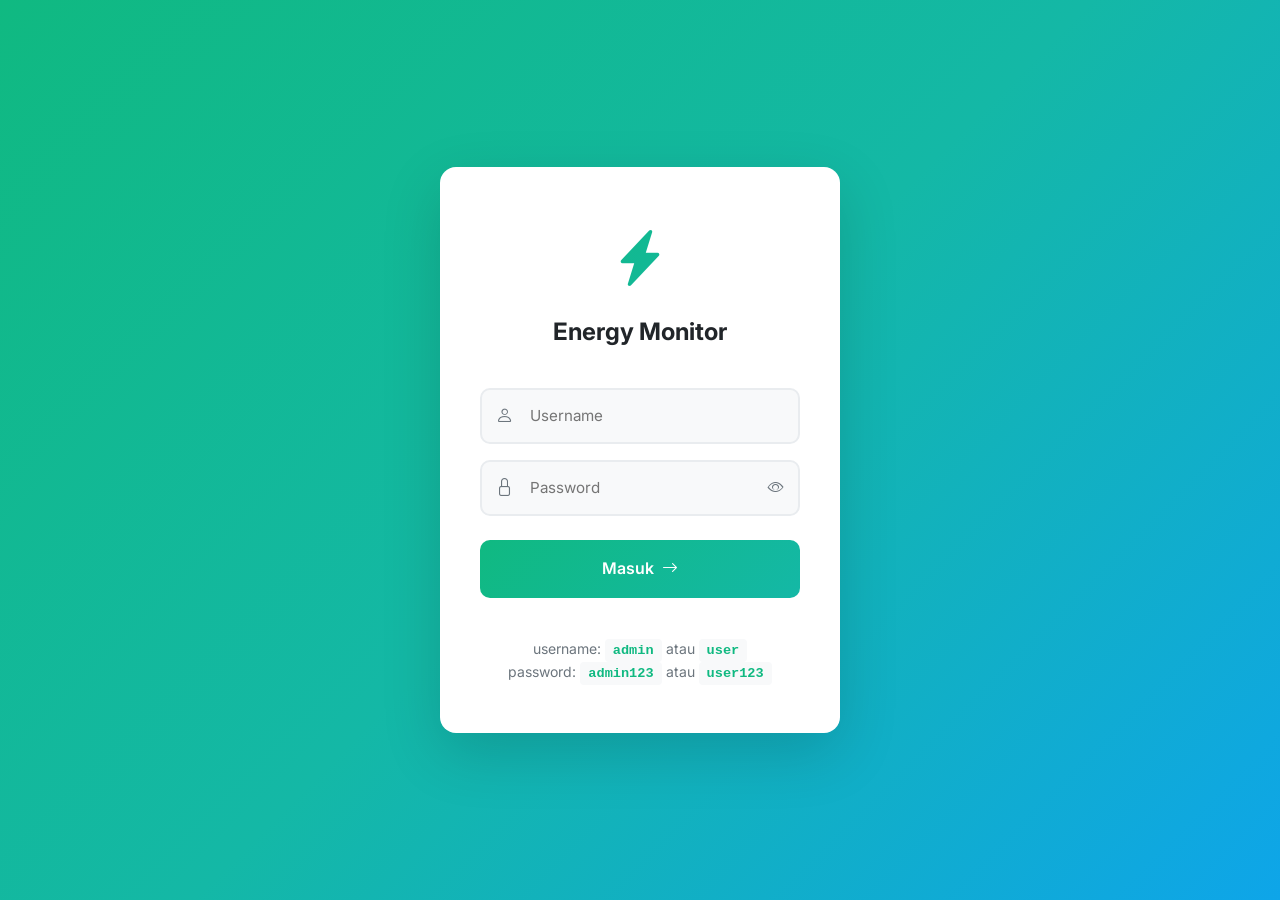
<file: index.html>
<!DOCTYPE html>
<html lang="en">
  <head>
    <meta charset="UTF-8" />
    <meta name="viewport" content="width=device-width, initial-scale=1.0" />
    <title>Login - Energy Monitor</title>
    <link
      href="https://cdn.jsdelivr.net/npm/bootstrap@5.3.3/dist/css/bootstrap.min.css"
      rel="stylesheet" />
    <link
      rel="stylesheet"
      href="https://cdn.jsdelivr.net/npm/bootstrap-icons@1.11.3/font/bootstrap-icons.css" />
    <link rel="preconnect" href="https://fonts.googleapis.com" />
    <link rel="preconnect" href="https://fonts.gstatic.com" crossorigin />
    <link
      href="https://fonts.googleapis.com/css2?family=Inter:wght@300;400;500;600;700&display=swap"
      rel="stylesheet" />
    <link href="https://unpkg.com/aos@2.3.1/dist/aos.css" rel="stylesheet" />
    <link rel="stylesheet" href="css/styles.css" />
  </head>
  <body class="login-page-minimal">
    <div class="login-container-minimal">
      <div class="login-box-minimal" data-aos="fade-up">
        <div class="login-brand-minimal">
          <i class="bi bi-lightning-charge-fill"></i>
          <h1>Energy Monitor</h1>
        </div>
        <form id="loginForm" class="login-form-minimal">
          <div class="input-group-minimal">
            <i class="bi bi-person"></i>
            <input
              type="text"
              id="username"
              placeholder="Username"
              required
              autocomplete="username" />
          </div>
          <div class="input-group-minimal">
            <i class="bi bi-lock"></i>
            <input
              type="password"
              id="password"
              placeholder="Password"
              required
              autocomplete="current-password" />
            <button type="button" class="password-eye" id="togglePassword">
              <i class="bi bi-eye"></i>
            </button>
          </div>
          <button type="submit" class="btn-login-minimal">
            Masuk
            <i class="bi bi-arrow-right ms-2"></i>
          </button>
          <div class="login-hint-minimal">
            username: <code>admin</code> atau <code>user</code><br />
            password: <code>admin123</code> atau <code>user123</code>
          </div>
        </form>
      </div>
    </div>
    <script src="https://cdn.jsdelivr.net/npm/bootstrap@5.3.3/dist/js/bootstrap.bundle.min.js"></script>
    <script src="https://unpkg.com/aos@2.3.1/dist/aos.js"></script>
    <script src="js/main.js"></script>
  </body>
</html>
</file>
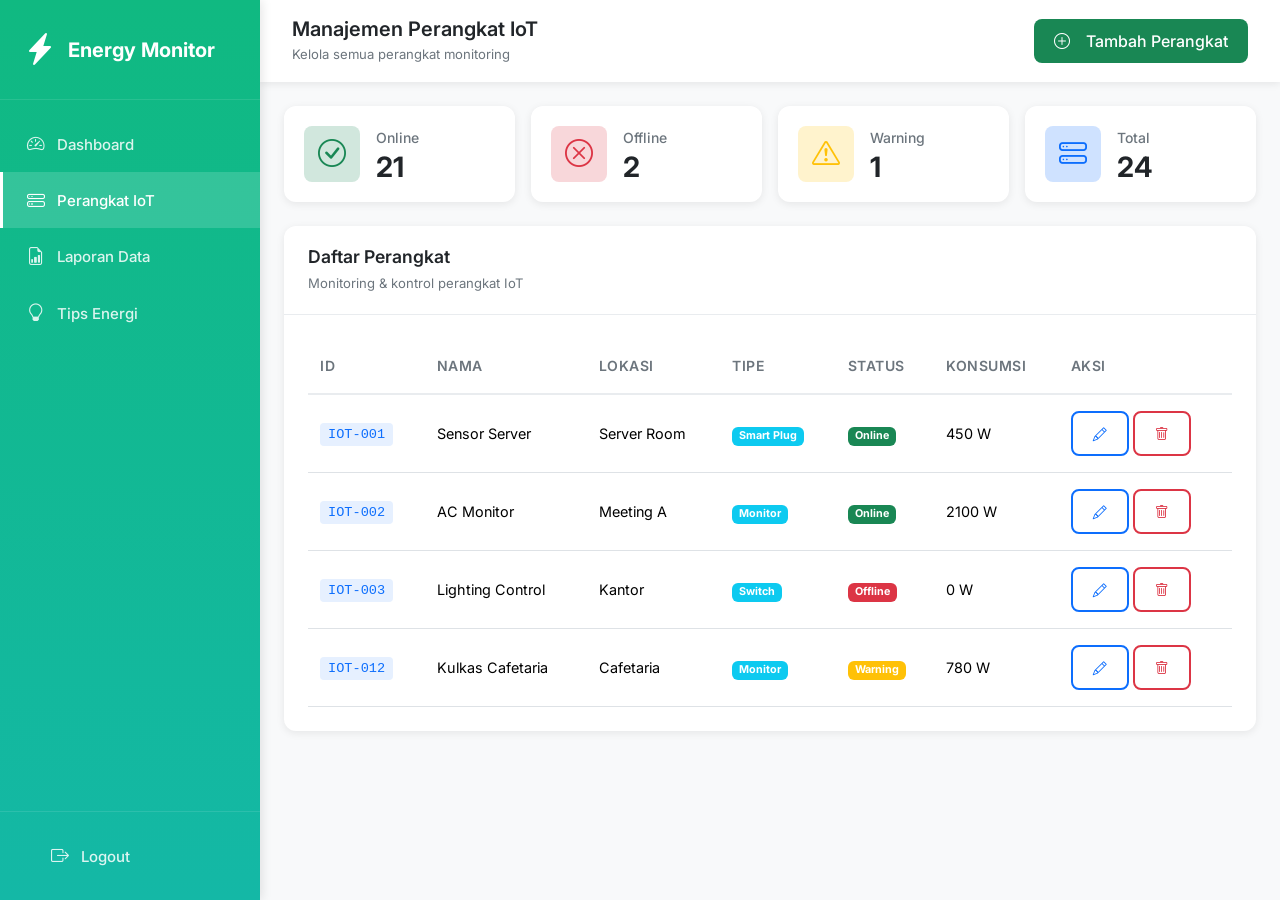
<file: admin/admin-perangkat.html>
<!DOCTYPE html>
<html lang="en">
  <head>
    <meta charset="UTF-8" />
    <meta name="viewport" content="width=device-width, initial-scale=1.0" />
    <title>Manajemen Perangkat - Energy Monitor</title>
    <link
      href="https://cdn.jsdelivr.net/npm/bootstrap@5.3.3/dist/css/bootstrap.min.css"
      rel="stylesheet" />
    <link
      rel="stylesheet"
      href="https://cdn.jsdelivr.net/npm/bootstrap-icons@1.11.3/font/bootstrap-icons.css" />
    <link rel="preconnect" href="https://fonts.googleapis.com" />
    <link rel="preconnect" href="https://fonts.gstatic.com" crossorigin />
    <link
      href="https://fonts.googleapis.com/css2?family=Inter:wght@300;400;500;600;700&display=swap"
      rel="stylesheet" />
    <link
      rel="stylesheet"
      href="https://cdn.datatables.net/1.13.6/css/dataTables.bootstrap5.min.css" />
    <link href="https://unpkg.com/aos@2.3.1/dist/aos.css" rel="stylesheet" />
    <link rel="stylesheet" href="../css/styles.css" />
  </head>
  <body class="admin-dashboard">
    <div class="admin-layout">
      <aside class="admin-sidebar">
        <div class="sidebar-header">
          <a href="dashboard-admin.html" class="sidebar-brand">
            <i class="bi bi-lightning-charge-fill"></i>
            <span>Energy Monitor</span>
          </a>
        </div>
        <nav class="sidebar-nav">
          <a href="dashboard-admin.html" class="sidebar-nav-item">
            <i class="bi bi-speedometer2"></i>Dashboard
          </a>
          <a href="admin-perangkat.html" class="sidebar-nav-item active">
            <i class="bi bi-hdd-stack"></i>Perangkat IoT
          </a>
          <a href="admin-laporan.html" class="sidebar-nav-item">
            <i class="bi bi-file-earmark-bar-graph"></i>Laporan Data
          </a>
          <a href="admin-tips.html" class="sidebar-nav-item">
            <i class="bi bi-lightbulb"></i>Tips Energi
          </a>
        </nav>
        <div class="sidebar-footer">
          <a href="../index.html" class="sidebar-nav-item">
            <i class="bi bi-box-arrow-right"></i>Logout
          </a>
        </div>
      </aside>

      <main class="admin-main-content">
        <div class="admin-topbar">
          <div>
            <h5 class="mb-0">Manajemen Perangkat IoT</h5>
            <small class="text-muted">Kelola semua perangkat monitoring</small>
          </div>
          <button
            class="btn btn-success"
            data-bs-toggle="modal"
            data-bs-target="#addDeviceModal">
            <i class="bi bi-plus-circle me-2"></i>Tambah Perangkat
          </button>
        </div>

        <div class="p-4">
          <div class="row g-3 mb-4">
            <div class="col-12 col-sm-6 col-md-3" data-aos="fade-up">
              <div class="stat-card-minimal">
                <div class="stat-icon-minimal bg-success-subtle">
                  <i class="bi bi-check-circle text-success"></i>
                </div>
                <div class="stat-content-minimal">
                  <p class="stat-label">Online</p>
                  <h3 class="stat-value">21</h3>
                </div>
              </div>
            </div>
            <div class="col-12 col-sm-6 col-md-3" data-aos="fade-up" data-aos-delay="100">
              <div class="stat-card-minimal">
                <div class="stat-icon-minimal bg-danger-subtle">
                  <i class="bi bi-x-circle text-danger"></i>
                </div>
                <div class="stat-content-minimal">
                  <p class="stat-label">Offline</p>
                  <h3 class="stat-value">2</h3>
                </div>
              </div>
            </div>
            <div class="col-12 col-sm-6 col-md-3" data-aos="fade-up" data-aos-delay="200">
              <div class="stat-card-minimal">
                <div class="stat-icon-minimal bg-warning-subtle">
                  <i class="bi bi-exclamation-triangle text-warning"></i>
                </div>
                <div class="stat-content-minimal">
                  <p class="stat-label">Warning</p>
                  <h3 class="stat-value">1</h3>
                </div>
              </div>
            </div>
            <div class="col-12 col-sm-6 col-md-3" data-aos="fade-up" data-aos-delay="300">
              <div class="stat-card-minimal">
                <div class="stat-icon-minimal bg-primary-subtle">
                  <i class="bi bi-hdd-stack text-primary"></i>
                </div>
                <div class="stat-content-minimal">
                  <p class="stat-label">Total</p>
                  <h3 class="stat-value">24</h3>
                </div>
              </div>
            </div>
          </div>

          <div class="card-minimal" data-aos="fade-up" data-aos-delay="400">
            <div class="card-minimal-header">
              <div>
                <h5 class="mb-1">Daftar Perangkat</h5>
                <p class="text-muted small mb-0">
                  Monitoring & kontrol perangkat IoT
                </p>
              </div>
            </div>
            <div class="card-minimal-body">
              <div class="table-responsive">
                <table id="devicesTable" class="table table-hover align-middle">
                <thead>
                  <tr>
                    <th>ID</th>
                    <th>Nama</th>
                    <th>Lokasi</th>
                    <th>Tipe</th>
                    <th>Status</th>
                    <th>Konsumsi</th>
                    <th>Aksi</th>
                  </tr>
                </thead>
                <tbody>
                  <tr>
                    <td><code>IOT-001</code></td>
                    <td>Sensor Server</td>
                    <td>Server Room</td>
                    <td><span class="badge bg-info">Smart Plug</span></td>
                    <td><span class="badge bg-success">Online</span></td>
                    <td>450 W</td>
                    <td>
                      <button
                        class="btn btn-sm btn-outline-primary"
                        title="Edit">
                        <i class="bi bi-pencil"></i>
                      </button>
                      <button
                        class="btn btn-sm btn-outline-danger"
                        title="Hapus">
                        <i class="bi bi-trash"></i>
                      </button>
                    </td>
                  </tr>
                  <tr>
                    <td><code>IOT-002</code></td>
                    <td>AC Monitor</td>
                    <td>Meeting A</td>
                    <td><span class="badge bg-info">Monitor</span></td>
                    <td><span class="badge bg-success">Online</span></td>
                    <td>2100 W</td>
                    <td>
                      <button class="btn btn-sm btn-outline-primary">
                        <i class="bi bi-pencil"></i>
                      </button>
                      <button class="btn btn-sm btn-outline-danger">
                        <i class="bi bi-trash"></i>
                      </button>
                    </td>
                  </tr>
                  <tr>
                    <td><code>IOT-003</code></td>
                    <td>Lighting Control</td>
                    <td>Kantor</td>
                    <td><span class="badge bg-info">Switch</span></td>
                    <td><span class="badge bg-danger">Offline</span></td>
                    <td>0 W</td>
                    <td>
                      <button class="btn btn-sm btn-outline-primary">
                        <i class="bi bi-pencil"></i>
                      </button>
                      <button class="btn btn-sm btn-outline-danger">
                        <i class="bi bi-trash"></i>
                      </button>
                    </td>
                  </tr>
                  <tr>
                    <td><code>IOT-012</code></td>
                    <td>Kulkas Cafetaria</td>
                    <td>Cafetaria</td>
                    <td><span class="badge bg-info">Monitor</span></td>
                    <td><span class="badge bg-warning">Warning</span></td>
                    <td>780 W</td>
                    <td>
                      <button class="btn btn-sm btn-outline-primary">
                        <i class="bi bi-pencil"></i>
                      </button>
                      <button class="btn btn-sm btn-outline-danger">
                        <i class="bi bi-trash"></i>
                      </button>
                    </td>
                </tbody>
              </table>
              </div>
            </div>
          </div>
          </div>
        </div>
      </main>
    </div>

    <div class="modal fade" id="addDeviceModal" tabindex="-1">
      <div class="modal-dialog modal-dialog-centered">
        <div class="modal-content">
          <div class="modal-header">
            <h5 class="modal-title">Tambah Perangkat</h5>
            <button
              type="button"
              class="btn-close"
              data-bs-dismiss="modal"></button>
          </div>
          <div class="modal-body">
            <form id="addDeviceForm">
              <div class="mb-3">
                <label class="form-label">ID Perangkat</label>
                <input
                  type="text"
                  class="form-control"
                  placeholder="IOT-XXX"
                  required />
              </div>
              <div class="mb-3">
                <label class="form-label">Nama</label>
                <input type="text" class="form-control" required />
              </div>
              <div class="mb-3">
                <label class="form-label">Lokasi</label>
                <input type="text" class="form-control" required />
              </div>
              <div class="mb-3">
                <label class="form-label">Tipe</label>
                <select class="form-select" required>
                  <option value="">Pilih...</option>
                  <option>Smart Plug</option>
                  <option>Energy Monitor</option>
                  <option>Smart Switch</option>
                </select>
              </div>
            </form>
          </div>
          <div class="modal-footer">
            <button
              type="button"
              class="btn btn-secondary"
              data-bs-dismiss="modal">
              Batal
            </button>
            <button type="submit" form="addDeviceForm" class="btn btn-success">
              Simpan
            </button>
          </div>
        </div>
      </div>
    </div>

    <script src="https://code.jquery.com/jquery-3.7.0.min.js"></script>
    <script src="https://cdn.jsdelivr.net/npm/bootstrap@5.3.3/dist/js/bootstrap.bundle.min.js"></script>
    <script src="https://cdn.datatables.net/1.13.6/js/jquery.dataTables.min.js"></script>
    <script src="https://cdn.datatables.net/1.13.6/js/dataTables.bootstrap5.min.js"></script>
    <script src="https://unpkg.com/aos@2.3.1/dist/aos.js"></script>
    <script src="../js/main.js"></script>
  </body>
</html>
</file>
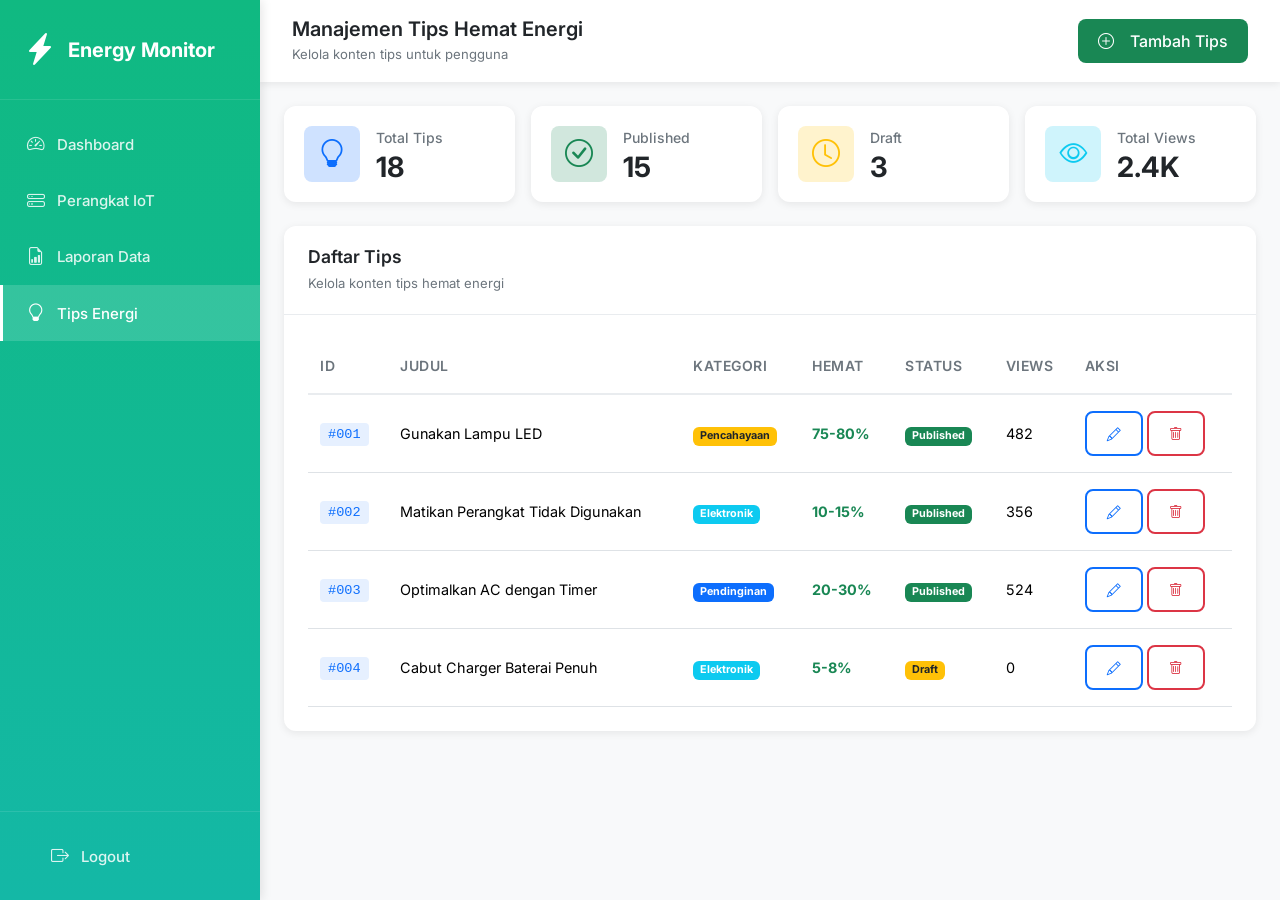
<file: admin/admin-tips.html>
<!DOCTYPE html>
<html lang="en">
  <head>
    <meta charset="UTF-8" />
    <meta name="viewport" content="width=device-width, initial-scale=1.0" />
    <title>Manajemen Tips - Energy Monitor</title>
    <link
      href="https://cdn.jsdelivr.net/npm/bootstrap@5.3.3/dist/css/bootstrap.min.css"
      rel="stylesheet" />
    <link
      rel="stylesheet"
      href="https://cdn.jsdelivr.net/npm/bootstrap-icons@1.11.3/font/bootstrap-icons.css" />
    <link rel="preconnect" href="https://fonts.googleapis.com" />
    <link rel="preconnect" href="https://fonts.gstatic.com" crossorigin />
    <link
      href="https://fonts.googleapis.com/css2?family=Inter:wght@300;400;500;600;700&display=swap"
      rel="stylesheet" />
    <link
      rel="stylesheet"
      href="https://cdn.datatables.net/1.13.6/css/dataTables.bootstrap5.min.css" />
    <link href="https://unpkg.com/aos@2.3.1/dist/aos.css" rel="stylesheet" />
    <link rel="stylesheet" href="../css/styles.css" />
  </head>
  <body class="admin-dashboard">
    <div class="admin-layout">
      <aside class="admin-sidebar">
        <div class="sidebar-header">
          <a href="dashboard-admin.html" class="sidebar-brand">
            <i class="bi bi-lightning-charge-fill"></i>
            <span>Energy Monitor</span>
          </a>
        </div>
        <nav class="sidebar-nav">
          <a href="dashboard-admin.html" class="sidebar-nav-item">
            <i class="bi bi-speedometer2"></i>Dashboard
          </a>
          <a href="admin-perangkat.html" class="sidebar-nav-item">
            <i class="bi bi-hdd-stack"></i>Perangkat IoT
          </a>
          <a href="admin-laporan.html" class="sidebar-nav-item">
            <i class="bi bi-file-earmark-bar-graph"></i>Laporan Data
          </a>
          <a href="admin-tips.html" class="sidebar-nav-item active">
            <i class="bi bi-lightbulb"></i>Tips Energi
          </a>
        </nav>
        <div class="sidebar-footer">
          <a href="../index.html" class="sidebar-nav-item">
            <i class="bi bi-box-arrow-right"></i>Logout
          </a>
        </div>
      </aside>

      <main class="admin-main-content">
        <div class="admin-topbar">
          <div>
            <h5 class="mb-0">Manajemen Tips Hemat Energi</h5>
            <small class="text-muted">Kelola konten tips untuk pengguna</small>
          </div>
          <button
            class="btn btn-success"
            data-bs-toggle="modal"
            data-bs-target="#addTipModal">
            <i class="bi bi-plus-circle me-2"></i>Tambah Tips
          </button>
        </div>

        <div class="p-4">
          <div class="row g-3 mb-4">
            <div class="col-12 col-sm-6 col-md-3" data-aos="fade-up">
              <div class="stat-card-minimal">
                <div class="stat-icon-minimal bg-primary-subtle">
                  <i class="bi bi-lightbulb text-primary"></i>
                </div>
                <div class="stat-content-minimal">
                  <p class="stat-label">Total Tips</p>
                  <h3 class="stat-value">18</h3>
                </div>
              </div>
            </div>
            <div class="col-12 col-sm-6 col-md-3" data-aos="fade-up" data-aos-delay="100">
              <div class="stat-card-minimal">
                <div class="stat-icon-minimal bg-success-subtle">
                  <i class="bi bi-check-circle text-success"></i>
                </div>
                <div class="stat-content-minimal">
                  <p class="stat-label">Published</p>
                  <h3 class="stat-value">15</h3>
                </div>
              </div>
            </div>
            <div class="col-12 col-sm-6 col-md-3" data-aos="fade-up" data-aos-delay="200">
              <div class="stat-card-minimal">
                <div class="stat-icon-minimal bg-warning-subtle">
                  <i class="bi bi-clock text-warning"></i>
                </div>
                <div class="stat-content-minimal">
                  <p class="stat-label">Draft</p>
                  <h3 class="stat-value">3</h3>
                </div>
              </div>
            </div>
            <div class="col-12 col-sm-6 col-md-3" data-aos="fade-up" data-aos-delay="300">
              <div class="stat-card-minimal">
                <div class="stat-icon-minimal bg-info-subtle">
                  <i class="bi bi-eye text-info"></i>
                </div>
                <div class="stat-content-minimal">
                  <p class="stat-label">Total Views</p>
                  <h3 class="stat-value">2.4K</h3>
                </div>
              </div>
            </div>
          </div>

          <div class="card-minimal" data-aos="fade-up" data-aos-delay="400">
            <div class="card-minimal-header">
              <div>
                <h5 class="mb-1">Daftar Tips</h5>
                <p class="text-muted small mb-0">
                  Kelola konten tips hemat energi
                </p>
              </div>
            </div>
            <div class="card-minimal-body">
              <div class="table-responsive">
                <table id="tipsTable" class="table table-hover align-middle">
                <thead>
                  <tr>
                    <th>ID</th>
                    <th>Judul</th>
                    <th>Kategori</th>
                    <th>Hemat</th>
                    <th>Status</th>
                    <th>Views</th>
                    <th>Aksi</th>
                  </tr>
                </thead>
                <tbody>
                  <tr>
                    <td><code>#001</code></td>
                    <td>Gunakan Lampu LED</td>
                    <td>
                      <span class="badge bg-warning text-dark"
                        >Pencahayaan</span
                      >
                    </td>
                    <td><strong class="text-success">75-80%</strong></td>
                    <td><span class="badge bg-success">Published</span></td>
                    <td>482</td>
                    <td>
                      <button class="btn btn-sm btn-outline-primary">
                        <i class="bi bi-pencil"></i>
                      </button>
                      <button class="btn btn-sm btn-outline-danger">
                        <i class="bi bi-trash"></i>
                      </button>
                    </td>
                  </tr>
                  <tr>
                    <td><code>#002</code></td>
                    <td>Matikan Perangkat Tidak Digunakan</td>
                    <td><span class="badge bg-info">Elektronik</span></td>
                    <td><strong class="text-success">10-15%</strong></td>
                    <td><span class="badge bg-success">Published</span></td>
                    <td>356</td>
                    <td>
                      <button class="btn btn-sm btn-outline-primary">
                        <i class="bi bi-pencil"></i>
                      </button>
                      <button class="btn btn-sm btn-outline-danger">
                        <i class="bi bi-trash"></i>
                      </button>
                    </td>
                  </tr>
                  <tr>
                    <td><code>#003</code></td>
                    <td>Optimalkan AC dengan Timer</td>
                    <td><span class="badge bg-primary">Pendinginan</span></td>
                    <td><strong class="text-success">20-30%</strong></td>
                    <td><span class="badge bg-success">Published</span></td>
                    <td>524</td>
                    <td>
                      <button class="btn btn-sm btn-outline-primary">
                        <i class="bi bi-pencil"></i>
                      </button>
                      <button class="btn btn-sm btn-outline-danger">
                        <i class="bi bi-trash"></i>
                      </button>
                    </td>
                  </tr>
                  <tr>
                    <td><code>#004</code></td>
                    <td>Cabut Charger Baterai Penuh</td>
                    <td><span class="badge bg-info">Elektronik</span></td>
                    <td><strong class="text-success">5-8%</strong></td>
                    <td>
                      <span class="badge bg-warning text-dark">Draft</span>
                    </td>
                    <td>0</td>
                    <td>
                      <button class="btn btn-sm btn-outline-primary">
                        <i class="bi bi-pencil"></i>
                      </button>
                      <button class="btn btn-sm btn-outline-danger">
                        <i class="bi bi-trash"></i>
                      </button>
                    </td>
                </tbody>
              </table>
              </div>
            </div>
          </div>
          </div>
        </div>
      </main>
    </div>

    <div class="modal fade" id="addTipModal" tabindex="-1">
      <div class="modal-dialog modal-dialog-centered modal-lg">
        <div class="modal-content">
          <div class="modal-header">
            <h5 class="modal-title">Tambah Tips</h5>
            <button
              type="button"
              class="btn-close"
              data-bs-dismiss="modal"></button>
          </div>
          <div class="modal-body">
            <form id="addTipForm">
              <div class="mb-3">
                <label class="form-label">Judul</label>
                <input type="text" class="form-control" required />
              </div>
              <div class="mb-3">
                <label class="form-label">Kategori</label>
                <select class="form-select" required>
                  <option value="">Pilih...</option>
                  <option>Pencahayaan</option>
                  <option>Elektronik</option>
                  <option>Pendinginan</option>
                  <option>Umum</option>
                </select>
              </div>
              <div class="mb-3">
                <label class="form-label">Deskripsi</label>
                <textarea class="form-control" rows="4" required></textarea>
              </div>
              <div class="row">
                <div class="col-md-6 mb-3">
                  <label class="form-label">Potensi Hemat (%)</label>
                  <input
                    type="text"
                    class="form-control"
                    placeholder="15-25%"
                    required />
                </div>
                <div class="col-md-6 mb-3">
                  <label class="form-label">Status</label>
                  <select class="form-select" required>
                    <option value="draft">Draft</option>
                    <option value="published">Published</option>
                  </select>
                </div>
              </div>
            </form>
          </div>
          <div class="modal-footer">
            <button
              type="button"
              class="btn btn-secondary"
              data-bs-dismiss="modal">
              Batal
            </button>
            <button type="submit" form="addTipForm" class="btn btn-success">
              Simpan
            </button>
          </div>
        </div>
      </div>
    </div>

    <script src="https://code.jquery.com/jquery-3.7.0.min.js"></script>
    <script src="https://cdn.jsdelivr.net/npm/bootstrap@5.3.3/dist/js/bootstrap.bundle.min.js"></script>
    <script src="https://cdn.datatables.net/1.13.6/js/jquery.dataTables.min.js"></script>
    <script src="https://cdn.datatables.net/1.13.6/js/dataTables.bootstrap5.min.js"></script>
    <script src="https://unpkg.com/aos@2.3.1/dist/aos.js"></script>
    <script src="../js/main.js"></script>
  </body>
</html>
</file>
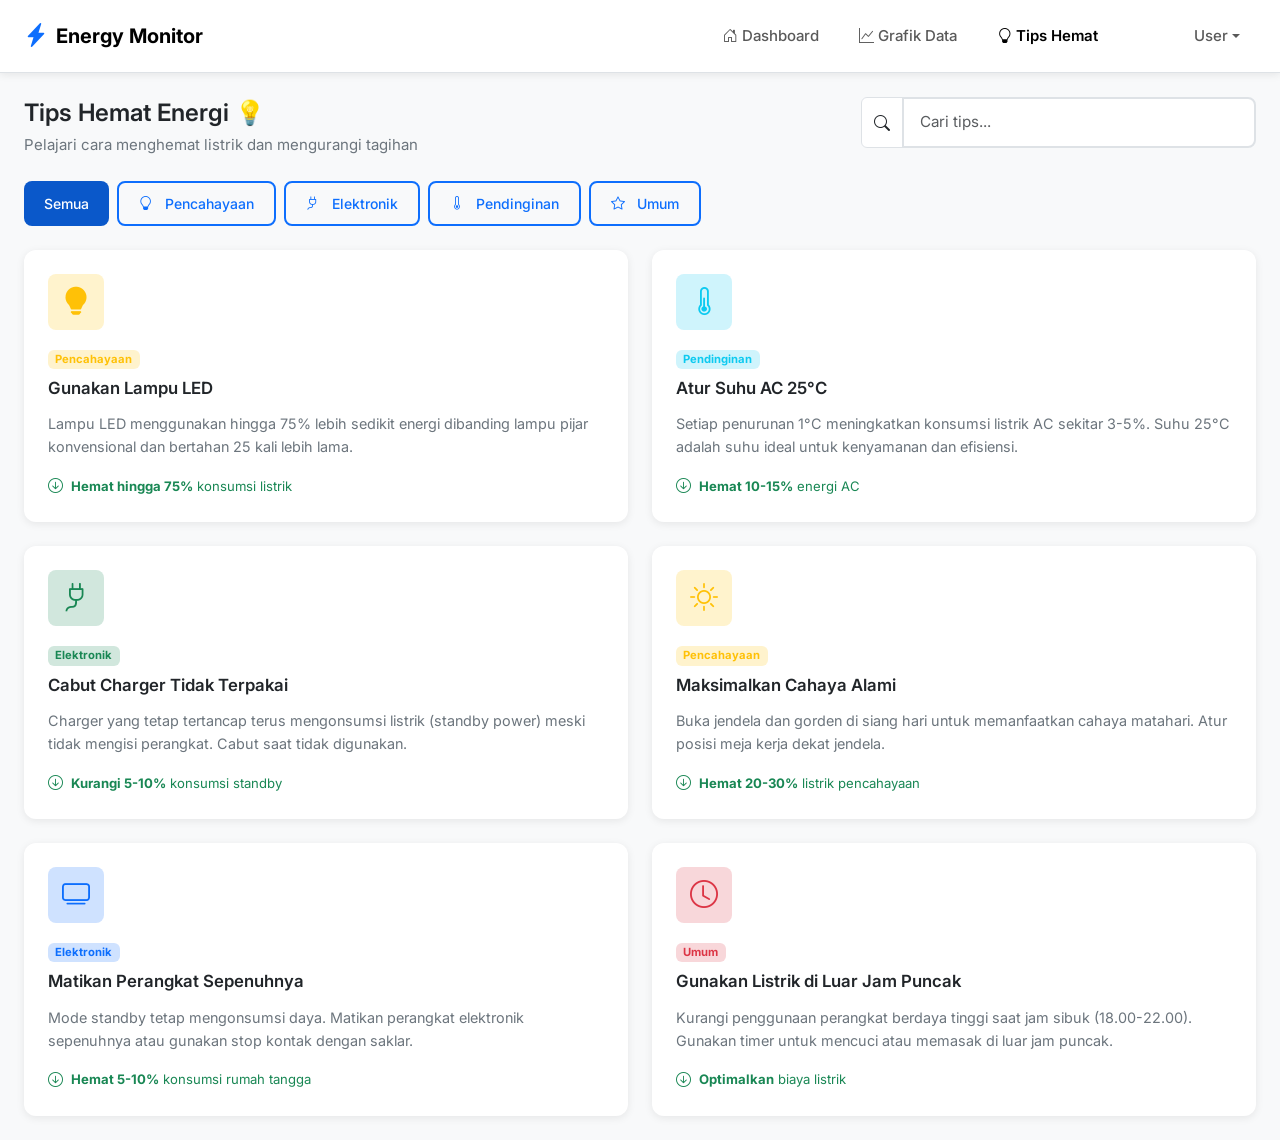
<file: user/user-tips.html>
<!DOCTYPE html>
<html lang="en">
  <head>
    <meta charset="UTF-8" />
    <meta name="viewport" content="width=device-width, initial-scale=1.0" />
    <title>Tips Hemat Energi - Energy Monitor</title>
    <link
      href="https://cdn.jsdelivr.net/npm/bootstrap@5.3.3/dist/css/bootstrap.min.css"
      rel="stylesheet" />
    <link
      rel="stylesheet"
      href="https://cdn.jsdelivr.net/npm/bootstrap-icons@1.11.3/font/bootstrap-icons.css" />
    <link rel="preconnect" href="https://fonts.googleapis.com" />
    <link rel="preconnect" href="https://fonts.gstatic.com" crossorigin />
    <link
      href="https://fonts.googleapis.com/css2?family=Inter:wght@300;400;500;600;700&display=swap"
      rel="stylesheet" />
    <link href="https://unpkg.com/aos@2.3.1/dist/aos.css" rel="stylesheet" />
    <link rel="stylesheet" href="../css/styles.css" />
  </head>
  <body class="user-dashboard">
    <!-- Top Navigation -->
    <nav
      class="navbar navbar-expand-lg navbar-light bg-white border-bottom sticky-top">
      <div class="container-fluid px-4">
        <a
          class="navbar-brand d-flex align-items-center"
          href="dashboard-user.html">
          <i
            class="bi bi-lightning-charge-fill text-primary me-2"
            style="font-size: 1.5rem"></i>
          <span class="fw-bold">Energy Monitor</span>
        </a>
        <button
          class="navbar-toggler"
          type="button"
          data-bs-toggle="collapse"
          data-bs-target="#navbarNav">
          <span class="navbar-toggler-icon"></span>
        </button>
        <div class="collapse navbar-collapse" id="navbarNav">
          <ul class="navbar-nav ms-auto align-items-center">
            <li class="nav-item">
              <a class="nav-link" href="dashboard-user.html">
                <i class="bi bi-house-door me-1"></i>Dashboard
              </a>
            </li>
            <li class="nav-item">
              <a class="nav-link" href="user-grafik.html">
                <i class="bi bi-graph-up me-1"></i>Grafik Data
              </a>
            </li>
            <li class="nav-item">
              <a class="nav-link active" href="user-tips.html">
                <i class="bi bi-lightbulb me-1"></i>Tips Hemat
              </a>
            </li>
            <li class="nav-item dropdown ms-3">
              <a
                class="nav-link dropdown-toggle d-flex align-items-center"
                href="#"
                id="userDropdown"
                role="button"
                data-bs-toggle="dropdown">
                <div class="user-avatar-sm me-2">U</div>
                <span>User</span>
              </a>
              <ul class="dropdown-menu dropdown-menu-end">
                <li>
                  <a class="dropdown-item" href="#"
                    ><i class="bi bi-person me-2"></i>Profil</a
                  >
                </li>
                <li>
                  <a class="dropdown-item" href="#"
                    ><i class="bi bi-gear me-2"></i>Pengaturan</a
                  >
                </li>
                <li><hr class="dropdown-divider" /></li>
                <li>
                  <a class="dropdown-item text-danger" href="../index.html"
                    ><i class="bi bi-box-arrow-right me-2"></i>Logout</a
                  >
                </li>
              </ul>
            </li>
          </ul>
        </div>
      </div>
    </nav>

    <!-- Main Content -->
    <div class="main-container py-4">
      <div class="container-fluid px-4">
        <!-- Page Header -->
        <div class="row mb-4" data-aos="fade-down">
          <div class="col-md-8">
            <h4 class="mb-1">Tips Hemat Energi 💡</h4>
            <p class="text-muted mb-0">
              Pelajari cara menghemat listrik dan mengurangi tagihan
            </p>
          </div>
          <div class="col-md-4">
            <div class="input-group">
              <span class="input-group-text bg-white"
                ><i class="bi bi-search"></i
              ></span>
              <input
                type="text"
                class="form-control"
                placeholder="Cari tips..."
                id="searchTips" />
            </div>
          </div>
        </div>

        <!-- Category Filter -->
        <div class="row mb-4">
          <div class="col-12" data-aos="fade-up">
            <div class="d-flex gap-2 flex-wrap">
              <button
                class="btn btn-sm btn-primary category-filter active"
                data-category="all">
                Semua
              </button>
              <button
                class="btn btn-sm btn-outline-primary category-filter"
                data-category="pencahayaan">
                <i class="bi bi-lightbulb me-1"></i>Pencahayaan
              </button>
              <button
                class="btn btn-sm btn-outline-primary category-filter"
                data-category="elektronik">
                <i class="bi bi-plug me-1"></i>Elektronik
              </button>
              <button
                class="btn btn-sm btn-outline-primary category-filter"
                data-category="pendinginan">
                <i class="bi bi-thermometer me-1"></i>Pendinginan
              </button>
              <button
                class="btn btn-sm btn-outline-primary category-filter"
                data-category="umum">
                <i class="bi bi-star me-1"></i>Umum
              </button>
            </div>
          </div>
        </div>

        <!-- Tips Grid -->
        <div class="row g-4" id="tipsContainer">
          <div
            class="col-md-6"
            data-aos="fade-up"
            data-aos-delay="100"
            data-category="pencahayaan">
            <div class="tip-card-minimal">
              <div class="tip-icon-wrap bg-warning-subtle">
                <i class="bi bi-lightbulb-fill text-warning"></i>
              </div>
              <div class="tip-content">
                <span class="badge bg-warning-subtle text-warning mb-2"
                  >Pencahayaan</span
                >
                <h5>Gunakan Lampu LED</h5>
                <p class="text-muted">
                  Lampu LED menggunakan hingga 75% lebih sedikit energi
                  dibanding lampu pijar konvensional dan bertahan 25 kali lebih
                  lama.
                </p>
                <div class="d-flex align-items-center text-success">
                  <i class="bi bi-arrow-down-circle me-2"></i>
                  <small
                    ><strong>Hemat hingga 75%</strong> konsumsi listrik</small
                  >
                </div>
              </div>
            </div>
          </div>

          <div
            class="col-md-6"
            data-aos="fade-up"
            data-aos-delay="200"
            data-category="pendinginan">
            <div class="tip-card-minimal">
              <div class="tip-icon-wrap bg-info-subtle">
                <i class="bi bi-thermometer-half text-info"></i>
              </div>
              <div class="tip-content">
                <span class="badge bg-info-subtle text-info mb-2"
                  >Pendinginan</span
                >
                <h5>Atur Suhu AC 25°C</h5>
                <p class="text-muted">
                  Setiap penurunan 1°C meningkatkan konsumsi listrik AC sekitar
                  3-5%. Suhu 25°C adalah suhu ideal untuk kenyamanan dan
                  efisiensi.
                </p>
                <div class="d-flex align-items-center text-success">
                  <i class="bi bi-arrow-down-circle me-2"></i>
                  <small><strong>Hemat 10-15%</strong> energi AC</small>
                </div>
              </div>
            </div>
          </div>

          <div
            class="col-md-6"
            data-aos="fade-up"
            data-aos-delay="300"
            data-category="elektronik">
            <div class="tip-card-minimal">
              <div class="tip-icon-wrap bg-success-subtle">
                <i class="bi bi-plug text-success"></i>
              </div>
              <div class="tip-content">
                <span class="badge bg-success-subtle text-success mb-2"
                  >Elektronik</span
                >
                <h5>Cabut Charger Tidak Terpakai</h5>
                <p class="text-muted">
                  Charger yang tetap tertancap terus mengonsumsi listrik
                  (standby power) meski tidak mengisi perangkat. Cabut saat
                  tidak digunakan.
                </p>
                <div class="d-flex align-items-center text-success">
                  <i class="bi bi-arrow-down-circle me-2"></i>
                  <small><strong>Kurangi 5-10%</strong> konsumsi standby</small>
                </div>
              </div>
            </div>
          </div>

          <div
            class="col-md-6"
            data-aos="fade-up"
            data-aos-delay="400"
            data-category="pencahayaan">
            <div class="tip-card-minimal">
              <div class="tip-icon-wrap bg-warning-subtle">
                <i class="bi bi-sun text-warning"></i>
              </div>
              <div class="tip-content">
                <span class="badge bg-warning-subtle text-warning mb-2"
                  >Pencahayaan</span
                >
                <h5>Maksimalkan Cahaya Alami</h5>
                <p class="text-muted">
                  Buka jendela dan gorden di siang hari untuk memanfaatkan
                  cahaya matahari. Atur posisi meja kerja dekat jendela.
                </p>
                <div class="d-flex align-items-center text-success">
                  <i class="bi bi-arrow-down-circle me-2"></i>
                  <small
                    ><strong>Hemat 20-30%</strong> listrik pencahayaan</small
                  >
                </div>
              </div>
            </div>
          </div>

          <div
            class="col-md-6"
            data-aos="fade-up"
            data-aos-delay="500"
            data-category="elektronik">
            <div class="tip-card-minimal">
              <div class="tip-icon-wrap bg-primary-subtle">
                <i class="bi bi-tv text-primary"></i>
              </div>
              <div class="tip-content">
                <span class="badge bg-primary-subtle text-primary mb-2"
                  >Elektronik</span
                >
                <h5>Matikan Perangkat Sepenuhnya</h5>
                <p class="text-muted">
                  Mode standby tetap mengonsumsi daya. Matikan perangkat
                  elektronik sepenuhnya atau gunakan stop kontak dengan saklar.
                </p>
                <div class="d-flex align-items-center text-success">
                  <i class="bi bi-arrow-down-circle me-2"></i>
                  <small
                    ><strong>Hemat 5-10%</strong> konsumsi rumah tangga</small
                  >
                </div>
              </div>
            </div>
          </div>

          <div
            class="col-md-6"
            data-aos="fade-up"
            data-aos-delay="600"
            data-category="umum">
            <div class="tip-card-minimal">
              <div class="tip-icon-wrap bg-danger-subtle">
                <i class="bi bi-clock text-danger"></i>
              </div>
              <div class="tip-content">
                <span class="badge bg-danger-subtle text-danger mb-2"
                  >Umum</span
                >
                <h5>Gunakan Listrik di Luar Jam Puncak</h5>
                <p class="text-muted">
                  Kurangi penggunaan perangkat berdaya tinggi saat jam sibuk
                  (18.00-22.00). Gunakan timer untuk mencuci atau memasak di
                  luar jam puncak.
                </p>
                <div class="d-flex align-items-center text-success">
                  <i class="bi bi-arrow-down-circle me-2"></i>
                  <small><strong>Optimalkan</strong> biaya listrik</small>
                </div>
              </div>
            </div>
          </div>
        </div>
      </div>
    </div>

    <script src="https://cdn.jsdelivr.net/npm/bootstrap@5.3.3/dist/js/bootstrap.bundle.min.js"></script>
    <script src="https://unpkg.com/aos@2.3.1/dist/aos.js"></script>
    <script src="../js/main.js"></script>
  </body>
</html>
</file>
<file: css/styles.css>
:root {
  --primary: #0d6efd;
  --secondary: #6c757d;
  --success: #198754;
  --danger: #dc3545;
  --warning: #ffc107;
  --info: #0dcaf0;
  --light: #f8f9fa;
  --dark: #212529;
  --gray-100: #f8f9fa;
  --gray-200: #e9ecef;
  --gray-300: #dee2e6;
  --gray-600: #6c757d;
  --gray-800: #343a40;
  --energy-green: #10b981;
  --energy-green-dark: #059669;
  --energy-teal: #14b8a6;
  --sidebar-width: 260px;
  --font-family: "Inter", -apple-system, BlinkMacSystemFont, "Segoe UI",
    sans-serif;
  --border-radius: 12px;
  --border-radius-sm: 8px;
  --box-shadow: 0 2px 8px rgba(0, 0, 0, 0.08);
  --box-shadow-hover: 0 4px 12px rgba(0, 0, 0, 0.12);
  --transition: all 0.3s cubic-bezier(0.4, 0, 0.2, 1);
}
* {
  margin: 0;
  padding: 0;
  box-sizing: border-box;
}

html {
  overflow-x: hidden;
}

body {
  font-family: var(--font-family);
  font-size: 15px;
  line-height: 1.6;
  color: var(--dark);
  background-color: var(--gray-100);
  -webkit-font-smoothing: antialiased;
  -moz-osx-font-smoothing: grayscale;
  overflow-x: hidden;
  width: 100%;
  max-width: 100vw;
}

h1,
h2,
h3,
h4,
h5,
h6 {
  font-weight: 600;
  line-height: 1.3;
  margin-bottom: 0.5rem;
}

a {
  text-decoration: none;
  color: inherit;
  transition: var(--transition);
}

.main-container {
  min-height: calc(100vh - 56px);
  padding-bottom: 2rem;
}

/* Admin Sidebar Layout */
.admin-layout {
  display: flex;
  min-height: 100vh;
}

.admin-sidebar {
  position: fixed;
  left: 0;
  top: 0;
  width: var(--sidebar-width);
  height: 100vh;
  background: linear-gradient(
    180deg,
    var(--energy-green) 0%,
    var(--energy-teal) 100%
  );
  box-shadow: 2px 0 10px rgba(0, 0, 0, 0.1);
  z-index: 1000;
  overflow-y: auto;
  transition: var(--transition);
}

.sidebar-header {
  padding: 1.5rem;
  border-bottom: 1px solid rgba(255, 255, 255, 0.1);
}

.sidebar-brand {
  display: flex;
  align-items: center;
  gap: 0.75rem;
  color: #fff;
  font-size: 1.25rem;
  font-weight: 700;
  text-decoration: none;
}

.sidebar-brand i {
  font-size: 2rem;
}

.sidebar-nav {
  padding: 1rem 0;
}

.sidebar-nav-item {
  display: block;
  padding: 0.875rem 1.5rem;
  color: rgba(255, 255, 255, 0.85);
  text-decoration: none;
  transition: var(--transition);
  font-weight: 500;
  border-left: 3px solid transparent;
}

.sidebar-nav-item:hover {
  background-color: rgba(255, 255, 255, 0.1);
  color: #fff;
}

.sidebar-nav-item.active {
  background-color: rgba(255, 255, 255, 0.15);
  border-left-color: #fff;
  color: #fff;
}

.sidebar-nav-item i {
  width: 24px;
  margin-right: 0.75rem;
  font-size: 1.1rem;
}

.sidebar-footer {
  position: absolute;
  bottom: 0;
  width: 100%;
  padding: 1rem 1.5rem;
  border-top: 1px solid rgba(255, 255, 255, 0.1);
}

.admin-main-content {
  margin-left: var(--sidebar-width);
  flex: 1;
  background-color: var(--gray-100);
  min-height: 100vh;
}

.admin-topbar {
  background: #fff;
  padding: 1rem 2rem;
  box-shadow: var(--box-shadow);
  display: flex;
  justify-content: space-between;
  align-items: center;
  position: sticky;
  top: 0;
  z-index: 999;
}

@media (max-width: 992px) {
  .admin-sidebar {
    transform: translateX(-100%);
  }

  .admin-sidebar.show {
    transform: translateX(0);
  }

  .admin-main-content {
    margin-left: 0;
  }

  .sidebar-toggle {
    display: block !important;
  }
}

/* ==================== NAVBAR STYLES ==================== */
.navbar {
  box-shadow: var(--box-shadow);
  padding: 0.75rem 0;
}

.navbar .container-fluid {
  max-width: 100%;
}

.navbar-brand {
  font-size: 1.25rem;
  font-weight: 700;
  transition: var(--transition);
}

.navbar-nav {
  gap: 0.5rem;
}

.navbar-brand:hover {
  opacity: 0.85;
}

.nav-link {
  font-weight: 500;
  padding: 0.5rem 1rem !important;
  border-radius: var(--border-radius-sm);
  transition: var(--transition);
  display: flex;
  align-items: center;
}

.nav-link:hover {
  background-color: rgba(255, 255, 255, 0.1);
}

.nav-link.active {
  background-color: rgba(255, 255, 255, 0.15);
  font-weight: 600;
}

.navbar-dark .nav-link.active {
  color: #fff !important;
}

/* User Avatar */
.user-avatar-sm {
  width: 32px;
  height: 32px;
  border-radius: 50%;
  display: flex;
  align-items: center;
  justify-content: center;
  font-weight: 600;
  font-size: 0.875rem;
  color: #fff;
}

/* ==================== CARD STYLES ==================== */
.card-minimal {
  background: #fff;
  border-radius: var(--border-radius);
  box-shadow: var(--box-shadow);
  border: none;
  transition: var(--transition);
  overflow: hidden;
}

.card-minimal:hover {
  box-shadow: var(--box-shadow-hover);
}

.card-minimal-header {
  padding: 1.25rem 1.5rem;
  border-bottom: 1px solid var(--gray-200);
  display: flex;
  align-items: center;
  justify-content: space-between;
}

.card-minimal-header h5 {
  margin: 0;
  font-size: 1.1rem;
  font-weight: 600;
  color: var(--dark);
}

.card-minimal-body {
  padding: 1.5rem;
}

/* ==================== STAT CARDS ==================== */
.stat-card-minimal {
  background: #fff;
  border-radius: var(--border-radius);
  padding: 1.25rem;
  box-shadow: var(--box-shadow);
  border: none;
  display: flex;
  align-items: center;
  gap: 1rem;
  transition: var(--transition);
  height: 100%;
}

.stat-card-minimal:hover {
  box-shadow: var(--box-shadow-hover);
  transform: translateY(-2px);
}

.stat-icon-minimal {
  width: 56px;
  height: 56px;
  border-radius: var(--border-radius-sm);
  display: flex;
  align-items: center;
  justify-content: center;
  flex-shrink: 0;
}

.stat-icon-minimal i {
  font-size: 1.75rem;
}

.stat-content-minimal {
  flex: 1;
}

.stat-label {
  font-size: 0.875rem;
  color: var(--gray-600);
  margin-bottom: 0.25rem;
  font-weight: 500;
}

.stat-value {
  font-size: 1.75rem;
  font-weight: 700;
  color: var(--dark);
  margin: 0;
  line-height: 1;
}

.stat-value small {
  font-size: 0.875rem;
  font-weight: 500;
  color: var(--gray-600);
}

/* ==================== BADGES ==================== */
.badge-success-minimal {
  background-color: rgba(25, 135, 84, 0.1);
  color: var(--success);
  padding: 0.35rem 0.75rem;
  border-radius: 50px;
  font-weight: 500;
  font-size: 0.8rem;
  display: inline-flex;
  align-items: center;
  gap: 0.35rem;
}

.badge-danger-minimal {
  background-color: rgba(220, 53, 69, 0.1);
  color: var(--danger);
  padding: 0.35rem 0.75rem;
  border-radius: 50px;
  font-weight: 500;
  font-size: 0.8rem;
  display: inline-flex;
  align-items: center;
  gap: 0.35rem;
}

.badge-warning-minimal {
  background-color: rgba(255, 193, 7, 0.15);
  color: #cc9a06;
  padding: 0.35rem 0.75rem;
  border-radius: 50px;
  font-weight: 500;
  font-size: 0.8rem;
  display: inline-flex;
  align-items: center;
  gap: 0.35rem;
}

.badge-neutral-minimal {
  background-color: rgba(108, 117, 125, 0.1);
  color: var(--gray-600);
  padding: 0.35rem 0.75rem;
  border-radius: 50px;
  font-weight: 500;
  font-size: 0.8rem;
  display: inline-flex;
  align-items: center;
  gap: 0.35rem;
}

.badge-info-minimal {
  background-color: rgba(13, 202, 240, 0.1);
  color: #0a8ca4;
  padding: 0.35rem 0.75rem;
  border-radius: 50px;
  font-weight: 500;
  font-size: 0.8rem;
  display: inline-flex;
  align-items: center;
  gap: 0.35rem;
}

/* ==================== TIP CARDS ==================== */
.tip-card-minimal {
  background: #fff;
  border-radius: var(--border-radius);
  padding: 1.5rem;
  box-shadow: var(--box-shadow);
  border: none;
  transition: var(--transition);
  height: 100%;
  display: flex;
  flex-direction: column;
}

.tip-card-minimal:hover {
  box-shadow: var(--box-shadow-hover);
  transform: translateY(-4px);
}

.tip-icon-wrap {
  width: 56px;
  height: 56px;
  border-radius: var(--border-radius-sm);
  display: flex;
  align-items: center;
  justify-content: center;
  margin-bottom: 1rem;
}

.tip-icon-wrap i {
  font-size: 1.75rem;
}

.tip-card-minimal h5 {
  font-size: 1.05rem;
  font-weight: 600;
  margin-bottom: 0.75rem;
  color: var(--dark);
  line-height: 1.4;
}

.tip-card-minimal p {
  color: var(--gray-600);
  font-size: 0.9rem;
  margin-bottom: 1rem;
  flex: 1;
}

.tip-savings {
  display: inline-flex;
  align-items: center;
  gap: 0.5rem;
  color: var(--success);
  font-weight: 600;
  font-size: 0.95rem;
}

/* ==================== DEVICE CARDS ==================== */
.device-card-minimal {
  background: #fff;
  border-radius: var(--border-radius);
  padding: 1.25rem;
  box-shadow: var(--box-shadow);
  border: none;
  transition: var(--transition);
  height: 100%;
}

.device-card-minimal:hover {
  box-shadow: var(--box-shadow-hover);
  transform: translateY(-2px);
}

.device-info {
  display: flex;
  align-items: center;
  gap: 1rem;
  flex: 1;
}

.device-icon {
  width: 48px;
  height: 48px;
  border-radius: var(--border-radius-sm);
  display: flex;
  align-items: center;
  justify-content: center;
  font-size: 1.5rem;
}

.device-details h6 {
  font-size: 0.95rem;
  font-weight: 600;
  margin-bottom: 0.25rem;
  color: var(--dark);
}

.device-details p {
  font-size: 0.85rem;
  color: var(--gray-600);
  margin: 0;
}

.device-status {
  text-align: right;
}

.device-power {
  font-size: 1.1rem;
  font-weight: 700;
  color: var(--dark);
  margin-bottom: 0.25rem;
}

/* ==================== ACTIVITY LIST ==================== */
.activity-list {
  display: flex;
  flex-direction: column;
  gap: 1rem;
}

.activity-item {
  display: flex;
  align-items: flex-start;
  gap: 1rem;
  padding: 0.75rem;
  border-radius: var(--border-radius-sm);
  transition: var(--transition);
}

.activity-item:hover {
  background-color: var(--gray-100);
}

.activity-icon {
  width: 40px;
  height: 40px;
  border-radius: var(--border-radius-sm);
  display: flex;
  align-items: center;
  justify-content: center;
  flex-shrink: 0;
}

.activity-icon i {
  font-size: 1.25rem;
}

.activity-content {
  flex: 1;
}

.activity-content p {
  margin: 0;
  font-size: 0.9rem;
}

.activity-content small {
  font-size: 0.8rem;
}

/* ==================== FILTER BUTTONS ==================== */
.filter-buttons {
  display: flex;
  gap: 0.5rem;
  flex-wrap: wrap;
  margin-bottom: 1.5rem;
}

.filter-btn {
  padding: 0.5rem 1rem;
  border-radius: 50px;
  border: 2px solid var(--gray-300);
  background: #fff;
  color: var(--gray-600);
  font-weight: 500;
  font-size: 0.9rem;
  cursor: pointer;
  transition: var(--transition);
}

.filter-btn:hover {
  border-color: var(--primary);
  color: var(--primary);
}

.filter-btn.active {
  background: var(--primary);
  border-color: var(--primary);
  color: #fff;
}

/* ==================== SEARCH BAR ==================== */
.search-bar-minimal {
  position: relative;
  margin-bottom: 1.5rem;
}

.search-bar-minimal input {
  width: 100%;
  padding: 0.75rem 1rem 0.75rem 2.75rem;
  border: 2px solid var(--gray-300);
  border-radius: var(--border-radius);
  font-size: 0.95rem;
  transition: var(--transition);
}

.search-bar-minimal input:focus {
  outline: none;
  border-color: var(--primary);
  box-shadow: 0 0 0 3px rgba(13, 110, 253, 0.1);
}

.search-bar-minimal i {
  position: absolute;
  left: 1rem;
  top: 50%;
  transform: translateY(-50%);
  color: var(--gray-600);
  font-size: 1.1rem;
}

/* ==================== CHART WRAPPER ==================== */
.chart-wrapper {
  background: #fff;
  border-radius: var(--border-radius);
  padding: 1.5rem;
  box-shadow: var(--box-shadow);
}

/* ==================== BUTTONS ==================== */
.btn {
  font-weight: 500;
  padding: 0.625rem 1.25rem;
  border-radius: var(--border-radius-sm);
  transition: var(--transition);
  display: inline-flex;
  align-items: center;
  justify-content: center;
  gap: 0.5rem;
  border: none;
}

.btn-primary {
  background: var(--primary);
  color: #fff;
}

.btn-primary:hover {
  background: #0b5ed7;
  transform: translateY(-1px);
  box-shadow: 0 4px 8px rgba(13, 110, 253, 0.3);
}

.btn-outline-primary {
  border: 2px solid var(--primary);
  color: var(--primary);
  background: transparent;
}

.btn-outline-primary:hover {
  background: var(--primary);
  color: #fff;
}

.btn-outline-secondary {
  border: 2px solid var(--gray-300);
  color: var(--gray-600);
  background: transparent;
}

.btn-outline-secondary:hover {
  border-color: var(--gray-600);
  color: var(--gray-600);
}

.btn-outline-success {
  border: 2px solid var(--success);
  color: var(--success);
  background: transparent;
}

.btn-outline-success:hover {
  background: var(--success);
  color: #fff;
}

.btn-outline-danger {
  border: 2px solid var(--danger);
  color: var(--danger);
  background: transparent;
}

.btn-outline-danger:hover {
  background: var(--danger);
  color: #fff;
}

/* ==================== TABLES ==================== */
.table {
  margin-bottom: 0;
}

.table th {
  font-weight: 600;
  font-size: 0.875rem;
  color: var(--gray-600);
  text-transform: uppercase;
  letter-spacing: 0.5px;
  padding: 1rem 0.75rem;
  border-bottom: 2px solid var(--gray-200);
}

.table td {
  padding: 1rem 0.75rem;
  vertical-align: middle;
  font-size: 0.9rem;
}

.table-hover tbody tr {
  transition: var(--transition);
}

.table-hover tbody tr:hover {
  background-color: var(--gray-100);
}

.table code {
  background-color: rgba(13, 110, 253, 0.1);
  color: var(--primary);
  padding: 0.25rem 0.5rem;
  border-radius: 4px;
  font-size: 0.85rem;
}

/* ==================== FORMS ==================== */
.form-label {
  font-weight: 600;
  font-size: 0.9rem;
  color: var(--dark);
  margin-bottom: 0.5rem;
}

.form-control,
.form-select {
  padding: 0.75rem 1rem;
  border: 2px solid var(--gray-300);
  border-radius: var(--border-radius-sm);
  font-size: 0.95rem;
  transition: var(--transition);
}

.form-control:focus,
.form-select:focus {
  border-color: var(--primary);
  box-shadow: 0 0 0 3px rgba(13, 110, 253, 0.1);
}

/* ==================== MODALS ==================== */
.modal-content {
  border-radius: var(--border-radius);
  border: none;
  box-shadow: 0 8px 24px rgba(0, 0, 0, 0.15);
}

.modal-header {
  border-bottom: 1px solid var(--gray-200);
  padding: 1.5rem;
}

.modal-body {
  padding: 1.5rem;
}

.modal-footer {
  border-top: 1px solid var(--gray-200);
  padding: 1rem 1.5rem;
}

/* ==================== LOGIN PAGE ==================== */
.login-page {
  background: linear-gradient(135deg, #667eea 0%, #764ba2 100%);
  min-height: 100vh;
  display: flex;
  align-items: center;
  justify-content: center;
}

.login-container {
  width: 100%;
  max-width: 440px;
  padding: 1.5rem;
}

.login-card {
  background: #fff;
  border-radius: var(--border-radius);
  padding: 2.5rem;
  box-shadow: 0 10px 30px rgba(0, 0, 0, 0.2);
}

.login-header {
  text-align: center;
  margin-bottom: 2rem;
}

.login-header h3 {
  font-size: 1.75rem;
  font-weight: 700;
  color: var(--dark);
  margin-bottom: 0.5rem;
}

.login-header p {
  color: var(--gray-600);
  font-size: 0.95rem;
}

.login-icon {
  width: 64px;
  height: 64px;
  background: linear-gradient(135deg, #667eea 0%, #764ba2 100%);
  border-radius: var(--border-radius);
  display: flex;
  align-items: center;
  justify-content: center;
  margin: 0 auto 1.5rem;
  font-size: 2rem;
  color: #fff;
}

.password-toggle {
  position: absolute;
  right: 1rem;
  top: 50%;
  transform: translateY(-50%);
  background: none;
  border: none;
  color: var(--gray-600);
  cursor: pointer;
  padding: 0.5rem;
  transition: var(--transition);
}

.password-toggle:hover {
  color: var(--primary);
}

.login-btn {
  width: 100%;
  padding: 0.875rem;
  font-weight: 600;
  font-size: 1rem;
  background: linear-gradient(135deg, #667eea 0%, #764ba2 100%);
  border: none;
  border-radius: var(--border-radius-sm);
  color: #fff;
  transition: var(--transition);
}

.login-btn:hover {
  transform: translateY(-2px);
  box-shadow: 0 6px 16px rgba(102, 126, 234, 0.4);
}

.demo-credentials {
  background-color: var(--gray-100);
  border-radius: var(--border-radius-sm);
  padding: 1rem;
  margin-top: 1.5rem;
  font-size: 0.85rem;
}

.demo-credentials strong {
  display: block;
  color: var(--dark);
  margin-bottom: 0.5rem;
}

.demo-credentials code {
  background-color: rgba(13, 110, 253, 0.1);
  color: var(--primary);
  padding: 0.25rem 0.5rem;
  border-radius: 4px;
  font-size: 0.8rem;
}

/* ==================== LOGIN MINIMAL ==================== */
.login-page-minimal {
  min-height: 100vh;
  display: flex;
  align-items: center;
  justify-content: center;
  background: linear-gradient(135deg, #10b981 0%, #14b8a6 50%, #0ea5e9 100%);
  padding: 1rem;
}

.login-container-minimal {
  width: 100%;
  max-width: 400px;
}

.login-box-minimal {
  background: #fff;
  border-radius: 16px;
  padding: 3rem 2.5rem;
  box-shadow: 0 20px 60px rgba(0, 0, 0, 0.15);
}

.login-brand-minimal {
  text-align: center;
  margin-bottom: 2.5rem;
}

.login-brand-minimal i {
  font-size: 3.5rem;
  background: linear-gradient(135deg, #10b981, #14b8a6);
  -webkit-background-clip: text;
  -webkit-text-fill-color: transparent;
  background-clip: text;
  display: block;
  margin-bottom: 0.75rem;
}

.login-brand-minimal h1 {
  font-size: 1.5rem;
  font-weight: 700;
  color: var(--dark);
  margin: 0;
}

.login-form-minimal {
  display: flex;
  flex-direction: column;
  gap: 1rem;
}

.input-group-minimal {
  position: relative;
  display: block;
}

.input-group-minimal > i {
  position: absolute;
  left: 1rem;
  top: 50%;
  transform: translateY(-50%);
  color: var(--gray-600);
  font-size: 1.1rem;
  z-index: 3;
  pointer-events: none;
}

.input-group-minimal input {
  width: 100%;
  padding: 0.875rem 1rem 0.875rem 3rem;
  border: 2px solid var(--gray-200);
  border-radius: 10px;
  font-size: 0.95rem;
  transition: var(--transition);
  background: var(--gray-100);
}

.input-group-minimal input[type="password"],
.input-group-minimal input[autocomplete="current-password"] {
  padding-right: 3rem;
}

.input-group-minimal input:focus {
  outline: none;
  border-color: #10b981;
  background: #fff;
  box-shadow: 0 0 0 3px rgba(16, 185, 129, 0.1);
}

.password-eye {
  position: absolute;
  right: 0.5rem;
  top: 50%;
  transform: translateY(-50%);
  background: none;
  border: none;
  color: var(--gray-600);
  cursor: pointer;
  padding: 0.5rem;
  transition: var(--transition);
  z-index: 3;
  display: flex;
  align-items: center;
  justify-content: center;
  font-size: 1rem;
}

.password-eye:hover {
  color: #10b981;
}

.btn-login-minimal {
  width: 100%;
  padding: 1rem;
  background: linear-gradient(135deg, #10b981, #14b8a6);
  color: #fff;
  border: none;
  border-radius: 10px;
  font-size: 1rem;
  font-weight: 600;
  cursor: pointer;
  transition: var(--transition);
  margin-top: 0.5rem;
  display: flex;
  align-items: center;
  justify-content: center;
}

.btn-login-minimal:hover {
  transform: translateY(-2px);
  box-shadow: 0 8px 20px rgba(16, 185, 129, 0.3);
}

.btn-login-minimal:active {
  transform: translateY(0);
}

.login-hint-minimal {
  text-align: center;
  margin-top: 1.5rem;
  color: var(--gray-600);
  font-size: 0.875rem;
}

.login-hint-minimal code {
  background: var(--gray-100);
  padding: 0.25rem 0.5rem;
  border-radius: 4px;
  color: #10b981;
  font-weight: 600;
  font-size: 0.85rem;
}

/* ==================== QUICK ACTION BUTTONS ==================== */
.quick-actions-grid {
  display: grid;
  grid-template-columns: 1fr;
  gap: 0.75rem;
}

.quick-action-btn {
  display: flex;
  flex-direction: row;
  align-items: center;
  justify-content: flex-start;
  gap: 0.75rem;
  padding: 0.75rem 1rem;
  background: linear-gradient(135deg, #f8f9fa 0%, #ffffff 100%);
  border: 2px solid var(--gray-200);
  border-radius: var(--border-radius);
  text-decoration: none;
  color: var(--dark);
  transition: var(--transition);
  text-align: left;
  cursor: pointer;
  min-height: 0;
}

.quick-action-btn:hover {
  border-color: var(--energy-green);
  background: linear-gradient(135deg, #10b981 0%, #14b8a6 100%);
  color: #fff;
  transform: translateY(-2px);
  box-shadow: 0 8px 20px rgba(16, 185, 129, 0.25);
}

.quick-action-btn i {
  font-size: 1.75rem;
  transition: var(--transition);
  line-height: 1;
  flex-shrink: 0;
}

.quick-action-btn span {
  font-size: 0.95rem;
  font-weight: 600;
  line-height: 1.3;
  white-space: nowrap;
}

/* Limit card height to match chart */
.card-minimal-body canvas {
  max-height: 240px !important;
}

/* Equal height for adjacent cards */
.card-minimal {
  height: 100%;
  display: flex;
  flex-direction: column;
}

.card-minimal-body {
  flex: 1;
  display: flex;
  flex-direction: column;
}

/* ==================== BACKGROUND SUBTLES ==================== */
.bg-primary-subtle {
  background-color: rgba(13, 110, 253, 0.1);
}

.bg-success-subtle {
  background-color: rgba(25, 135, 84, 0.1);
}

.bg-danger-subtle {
  background-color: rgba(220, 53, 69, 0.1);
}

.bg-warning-subtle {
  background-color: rgba(255, 193, 7, 0.1);
}

.bg-info-subtle {
  background-color: rgba(13, 202, 240, 0.1);
}

/* ==================== RESPONSIVE ==================== */
@media (max-width: 992px) {
  /* Admin Sidebar Mobile */
  .admin-sidebar {
    position: fixed;
    left: -280px;
    z-index: 1050;
    transition: left 0.3s ease;
  }

  .admin-sidebar.show {
    left: 0;
  }

  .admin-main-content {
    margin-left: 0;
  }

  /* Quick Actions - Already 2 columns */
  .quick-action-btn {
    padding: 1.25rem 1.25rem;
    gap: 1rem;
  }

  .quick-action-btn i {
    font-size: 2.25rem;
  }

  .quick-action-btn span {
    font-size: 0.9rem;
  }
}

@media (max-width: 768px) {
  /* Prevent Horizontal Scroll */
  body,
  html {
    overflow-x: hidden;
    max-width: 100vw;
  }

  .container-fluid {
    padding-left: 0.75rem !important;
    padding-right: 0.75rem !important;
    max-width: 100%;
  }

  .row {
    max-width: 100%;
    margin-left: 0 !important;
    margin-right: 0 !important;
  }

  [class*="col-"] {
    padding-left: 0.375rem;
    padding-right: 0.375rem;
  }

  /* Stats Cards Tablet - Full Width */
  .stat-card-minimal {
    padding: 1.25rem 1rem;
  }

  .stat-icon-minimal {
    width: 56px;
    height: 56px;
  }

  .stat-icon-minimal i {
    font-size: 1.75rem;
  }

  .stat-value {
    font-size: 1.5rem;
  }

  .stat-label {
    font-size: 0.85rem;
  }

  /* Login Page Mobile */
  .login-box-minimal {
    padding: 2rem 1.5rem;
  }

  .login-brand-minimal i {
    font-size: 3rem;
  }

  .login-brand-minimal h1 {
    font-size: 1.25rem;
  }

  /* Cards Mobile */
  .card-minimal {
    margin-left: 0;
    margin-right: 0;
  }

  .card-minimal-header,
  .card-minimal-body {
    padding: 1rem 0.875rem;
  }

  .card-minimal-header {
    flex-direction: column;
    align-items: flex-start;
    gap: 0.75rem;
  }

  .tip-card-minimal {
    padding: 1.15rem 1rem;
  }

  /* Admin Topbar Mobile */
  .admin-topbar {
    padding: 1rem;
    flex-direction: column;
    align-items: flex-start;
    gap: 1rem;
  }

  .admin-topbar > div {
    width: 100%;
  }

  .admin-topbar .btn {
    width: 100%;
  }

  .admin-topbar h5 {
    font-size: 1rem;
  }

  /* Filter Buttons Mobile */
  .filter-buttons {
    justify-content: center;
    flex-wrap: wrap;
  }

  /* Navbar Mobile */
  .navbar {
    padding: 0.5rem 0;
  }

  .navbar .container-fluid {
    padding-left: 1rem;
    padding-right: 1rem;
  }

  .navbar-collapse {
    margin-top: 1rem;
    padding: 1rem;
    background-color: rgba(0, 0, 0, 0.05);
    border-radius: var(--border-radius-sm);
  }

  .navbar-nav {
    gap: 0.25rem;
  }

  /* Table Responsive */
  .table-responsive {
    font-size: 0.85rem;
  }

  /* Main Container Mobile */
  .main-container {
    max-width: 100%;
    overflow-x: hidden;
  }

  .admin-layout {
    max-width: 100vw;
    overflow-x: hidden;
  }
}

@media (max-width: 576px) {
  /* Prevent Horizontal Scroll & Maximize Width */
  * {
    max-width: 100vw;
  }

  body,
  html {
    overflow-x: hidden !important;
    width: 100%;
  }

  .container-fluid {
    padding-left: 0.5rem !important;
    padding-right: 0.5rem !important;
  }

  .row {
    margin-left: 0 !important;
    margin-right: 0 !important;
  }

  .col,
  [class*="col-"] {
    padding-left: 0.25rem !important;
    padding-right: 0.25rem !important;
  }

  /* Login Mobile Small */
  .login-box-minimal {
    padding: 2rem 1.25rem;
  }

  .login-brand-minimal i {
    font-size: 2.5rem;
  }

  .btn-login-minimal {
    padding: 0.875rem;
    font-size: 0.95rem;
  }

  /* Typography Mobile */
  h4 {
    font-size: 1.25rem;
  }

  h5 {
    font-size: 1rem;
  }

  /* Stats Cards Mobile - Full Width */
  .stat-card-minimal {
    padding: 1rem;
    flex-direction: row;
    align-items: center;
  }

  .stat-icon-minimal {
    width: 48px;
    height: 48px;
    margin-bottom: 0;
  }

  .stat-icon-minimal i {
    font-size: 1.5rem;
  }

  .stat-content-minimal {
    width: auto;
    flex: 1;
  }

  .stat-label {
    font-size: 0.85rem;
    margin-bottom: 0.25rem;
    white-space: normal;
  }

  .stat-value {
    font-size: 1.5rem;
    margin-bottom: 0;
  }

  .badge {
    font-size: 0.7rem;
    padding: 0.25rem 0.5rem;
  }

  .stat-value small {
    font-size: 0.65em;
  }

  /* Quick Actions Mobile - Vertical Layout */
  .quick-actions-grid {
    grid-template-columns: 1fr;
    gap: 0.75rem;
  }

  .quick-action-btn {
    flex-direction: row;
    justify-content: flex-start;
    text-align: left;
    padding: 1rem;
    gap: 1rem;
    aspect-ratio: auto;
    min-height: auto;
    height: auto;
  }

  .quick-action-btn i {
    font-size: 1.75rem;
    line-height: 1;
    margin-bottom: 0;
  }

  .quick-action-btn span {
    font-size: 0.9rem;
    line-height: 1.3;
    font-weight: 600;
    white-space: normal;
  }

  /* Canvas Height Mobile */
  .card-minimal-body canvas {
    max-height: 200px !important;
  }

  /* Spacing Mobile */
  .p-4 {
    padding: 0.5rem !important;
  }

  .py-4 {
    padding-top: 0.5rem !important;
    padding-bottom: 0.5rem !important;
  }

  /* Card Minimal Full Width */
  .card-minimal {
    margin-left: 0 !important;
    margin-right: 0 !important;
  }

  .card-minimal-body,
  .card-minimal-header {
    padding-left: 0.75rem !important;
    padding-right: 0.75rem !important;
  }

  /* Tips List Mobile */
  .tip-item-minimal {
    font-size: 0.85rem;
  }

  .tips-list-minimal {
    gap: 0.75rem;
  }

  /* Device Cards Mobile - Better Layout */
  .device-card-minimal {
    padding: 1rem;
  }

  .device-card-minimal .device-icon {
    font-size: 1.25rem;
  }

  .device-card-minimal h6 {
    font-size: 0.875rem;
  }

  .device-card-minimal .badge {
    font-size: 0.7rem;
  }

  .device-info {
    width: 100%;
  }

  .device-status {
    width: 100%;
    text-align: left;
    margin-top: 0.5rem;
  }

  /* Row Gap Mobile - Full Width */
  .row.g-4,
  .row.g-3 {
    gap: 0.5rem !important;
    margin-left: 0 !important;
    margin-right: 0 !important;
  }

  /* Activity List Mobile */
  .activity-item {
    padding: 0.75rem;
  }

  .activity-icon {
    width: 36px;
    height: 36px;
  }

  /* Table Mobile */
  .table {
    font-size: 0.8rem;
  }

  .table code {
    font-size: 0.75rem;
  }

  /* Navbar Mobile */
  .navbar {
    padding: 0.5rem 0;
  }

  .navbar .container-fluid {
    padding-left: 0.75rem !important;
    padding-right: 0.75rem !important;
  }

  .navbar-brand span {
    font-size: 0.95rem;
  }

  .navbar-brand i {
    font-size: 1.2rem !important;
  }

  .navbar-nav .nav-link {
    padding: 0.5rem 0.75rem;
    font-size: 0.9rem;
  }

  /* User Dropdown Mobile */
  .nav-item.dropdown.ms-3 {
    margin-left: 0 !important;
    margin-top: 0.25rem;
  }

  .user-avatar-sm {
    width: 28px;
    height: 28px;
    font-size: 0.8rem;
  }

  /* Admin Main Content */
  .admin-main-content {
    width: 100%;
    max-width: 100vw;
    overflow-x: hidden;
  }

  /* Card Minimal */
  .card-minimal {
    overflow: hidden;
  }
}

/* Mobile Sidebar Toggle Button */
@media (max-width: 992px) {
  .mobile-sidebar-toggle {
    position: fixed;
    bottom: 20px;
    right: 20px;
    width: 56px;
    height: 56px;
    border-radius: 50%;
    background: linear-gradient(135deg, #10b981, #14b8a6);
    color: white;
    border: none;
    box-shadow: 0 4px 12px rgba(16, 185, 129, 0.4);
    display: flex;
    align-items: center;
    justify-content: center;
    font-size: 1.5rem;
    cursor: pointer;
    z-index: 1040;
    transition: var(--transition);
  }

  .mobile-sidebar-toggle:hover {
    transform: scale(1.1);
  }

  .mobile-sidebar-overlay {
    position: fixed;
    top: 0;
    left: 0;
    right: 0;
    bottom: 0;
    background: rgba(0, 0, 0, 0.5);
    z-index: 1040;
    display: none;
  }

  .mobile-sidebar-overlay.show {
    display: block;
  }
}

/* ==================== UTILITIES ==================== */
.text-muted {
  color: var(--gray-600) !important;
}

.fw-bold {
  font-weight: 700 !important;
}

.fw-semibold {
  font-weight: 600 !important;
}

/* ==================== ANIMATIONS ==================== */
@keyframes fadeInUp {
  from {
    opacity: 0;
    transform: translateY(20px);
  }
  to {
    opacity: 1;
    transform: translateY(0);
  }
}

[data-aos] {
  animation: fadeInUp 0.6s ease-out;
}

/* ==================== DARK MODE COMPATIBILITY ==================== */
@media (prefers-color-scheme: dark) {
  /* Dark mode styles can be added here if needed */
}
</file>
